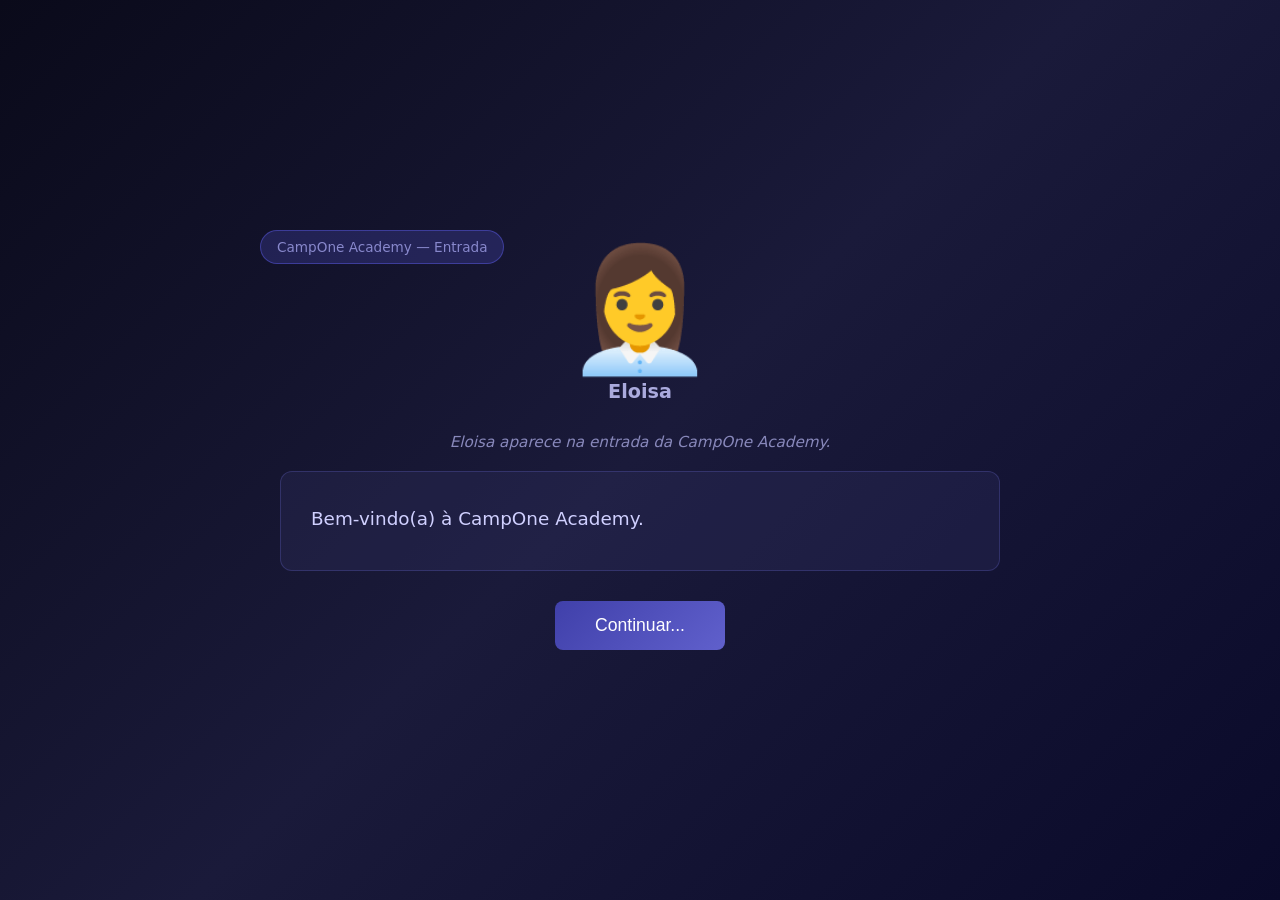
<file: web/frontend/pages/aula-1.html>
<!DOCTYPE html>
<html lang="pt-BR">
<head>
    <meta charset="UTF-8">
    <meta name="viewport" content="width=device-width, initial-scale=1.0">
    <title>CampOne Academy — Aula 1</title>
    <link rel="stylesheet" href="../styles/aula-1-narrativo.css">
</head>
<body>
    <div class="cena-container">
        <div class="local-badge" id="localBadge"></div>
        <div class="personagem-area">
            <div class="personagem-emoji" id="personagemEmoji"></div>
            <div class="personagem-nome" id="personagemNome"></div>
        </div>
        <div class="acao-texto" id="acaoTexto"></div>
        <div class="fala-container">
            <div class="fala-texto" id="falaTexto"></div>
        </div>
        <div class="opcoes-container hidden" id="opcoesContainer"></div>
        <div class="botoes-acao">
            <button class="btn-proximo" id="btnProximo" onclick="proximaCena()">Próximo ▶</button>
        </div>
    </div>
    <script src="../js/aula-1-narrativo.js"></script>
</body>
</html>
</file>
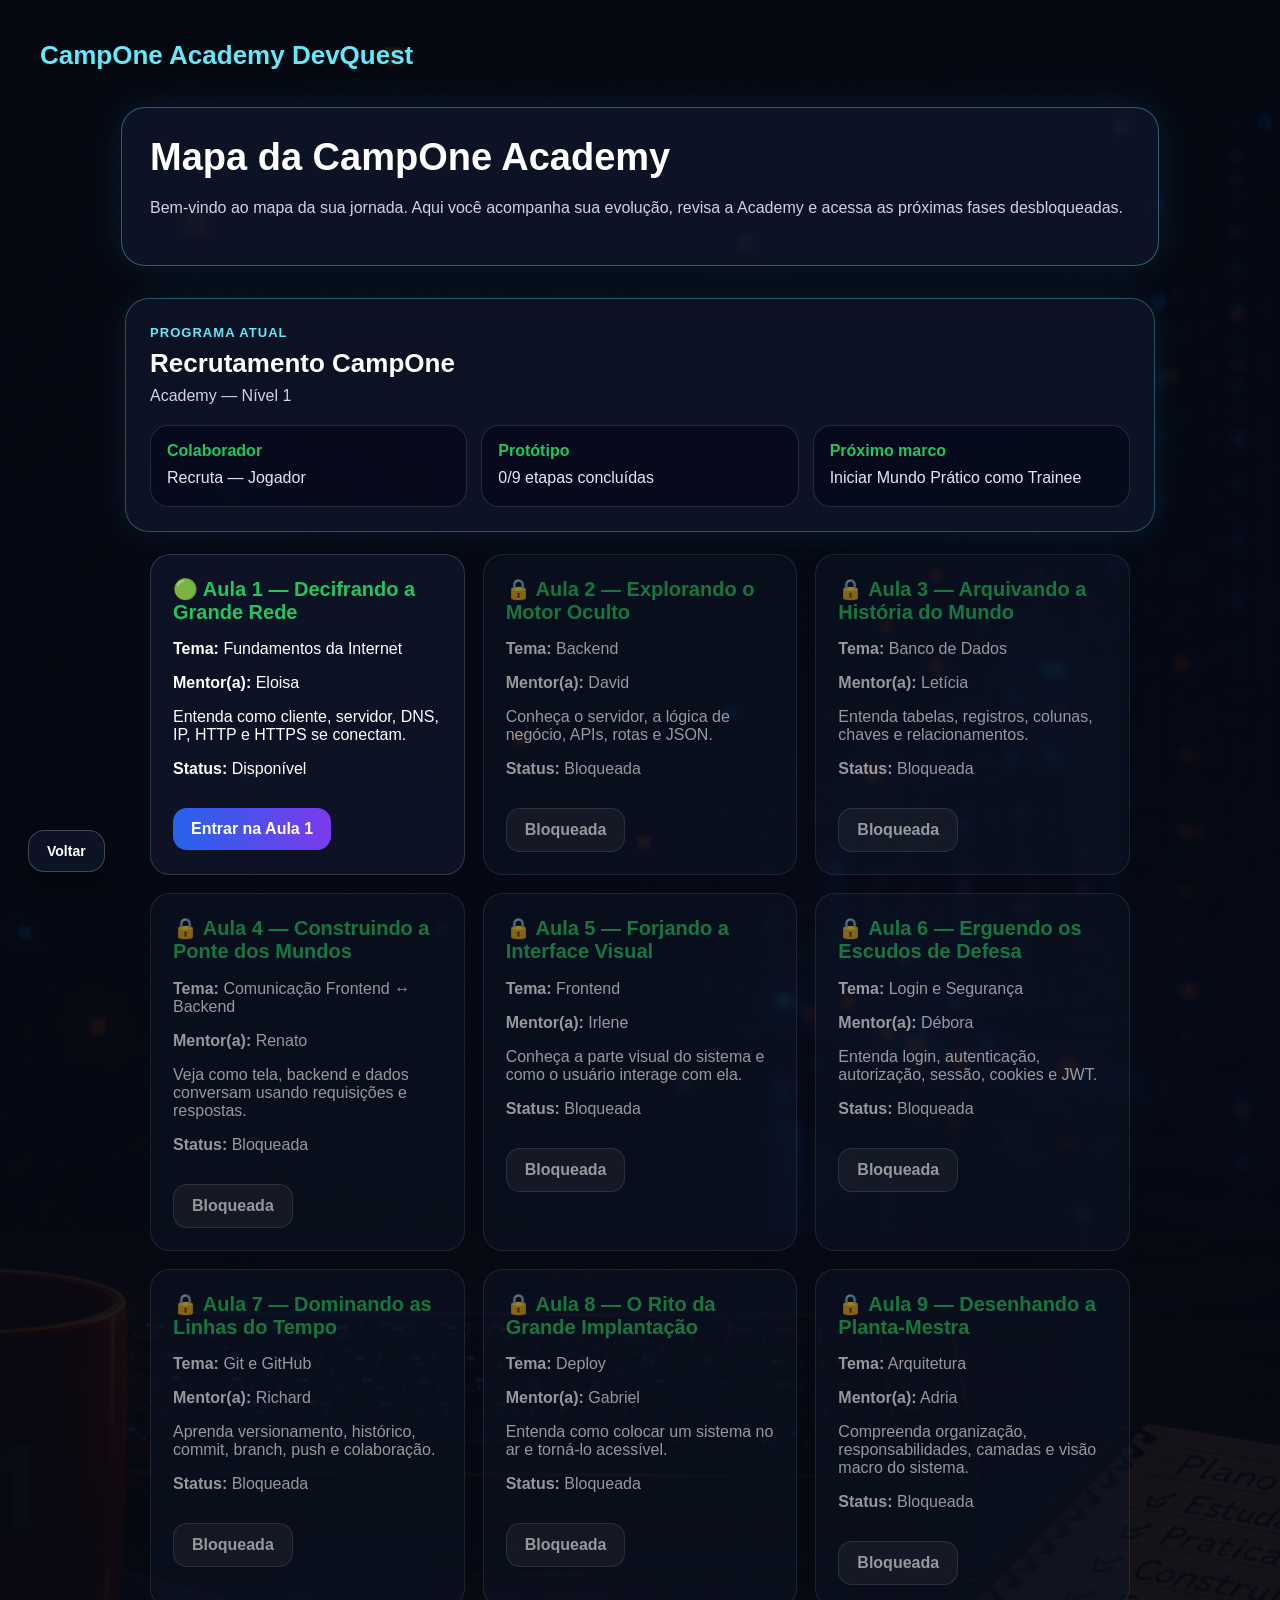
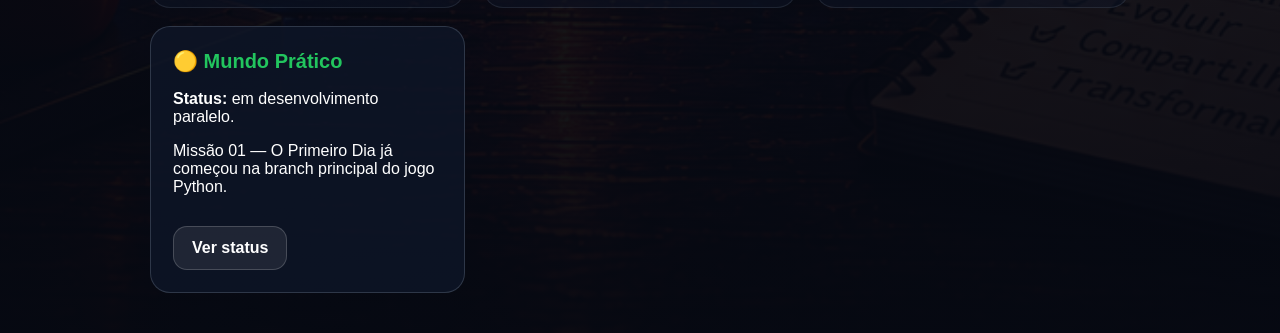
<file: web/frontend/pages/mapa.html>
<!DOCTYPE html>
<html lang="pt-BR">
<head>
    <meta charset="UTF-8">
    <meta name="viewport" content="width=device-width, initial-scale=1.0">
    <title>Mapa da CampOne Academy</title>
    <link rel="stylesheet" href="../styles/mapa.css">
</head>
<body>
    <main class="page">
        <header class="topbar">
            <div class="brand">CampOne Academy DevQuest</div>
            <div class="status" id="playerStatus"></div>
        </header>

        <section class="hero">
            <h1>Mapa da CampOne Academy</h1>
            <p>
                Bem-vindo ao mapa da sua jornada. Aqui você acompanha sua evolução,
                revisa a Academy e acessa as próximas fases desbloqueadas.
            </p>
        </section>

        <section class="progress-panel">
            <div>
                <span class="progress-label">Programa atual</span>
                <h2>Recrutamento CampOne</h2>
                <p>Academy — Nível 1</p>
            </div>

            <div class="progress-grid">
                <div class="progress-item">
                    <strong>Colaborador</strong>
                    <span id="colaboradorAtual">Recruta — Jogador</span>
                </div>

                <div class="progress-item">
                    <strong>Protótipo</strong>
                    <span id="progressoAcademyValor">0/9 etapas concluídas</span>
                </div>

                <div class="progress-item">
                    <strong>Próximo marco</strong>
                    <span>Iniciar Mundo Prático como Trainee</span>
                </div>
            </div>
        </section>

        <section class="grid" id="academyGrid">
            <article class="card">
                <h2>Carregando Academy...</h2>
                <p>Preparando mapa das etapas.</p>
            </article>
        </section>
        <a class="botao-voltar-padrao" href="../index.html">Voltar</a>
    </main>
    <script src="../js/mapa.js"></script>
</body>
</html>
</file>
<file: web/frontend/styles/aula-1-narrativo.css>
* {
    margin: 0;
    padding: 0;
    box-sizing: border-box;
}

body {
    background: linear-gradient(135deg, #0a0a1a 0%, #1a1a3a 50%, #0a0a2a 100%);
    color: #e0e0ff;
    font-family: 'Segoe UI', system-ui, sans-serif;
    min-height: 100vh;
    display: flex;
    justify-content: center;
    align-items: center;
}

.cena-container {
    max-width: 800px;
    width: 90%;
    padding: 40px;
    position: relative;
}

.local-badge {
    position: absolute;
    top: 20px;
    left: 20px;
    background: rgba(100, 100, 255, 0.2);
    border: 1px solid rgba(100, 100, 255, 0.4);
    padding: 8px 16px;
    border-radius: 20px;
    font-size: 0.85rem;
    color: #8888cc;
}

.personagem-area {
    text-align: center;
    margin-bottom: 30px;
}

.personagem-emoji {
    font-size: 120px;
    line-height: 1;
    margin-bottom: 10px;
    animation: float 3s ease-in-out infinite;
}

@keyframes float {
    0%, 100% { transform: translateY(0); }
    50% { transform: translateY(-10px); }
}

.personagem-nome {
    font-size: 1.2rem;
    color: #aaaadd;
    font-weight: 600;
}

.acao-texto {
    text-align: center;
    font-style: italic;
    color: #8888bb;
    margin-bottom: 20px;
    font-size: 0.95rem;
}

.fala-container {
    background: rgba(50, 50, 100, 0.3);
    border: 1px solid rgba(100, 100, 200, 0.3);
    border-radius: 12px;
    padding: 30px;
    margin-bottom: 30px;
    min-height: 100px;
}

.fala-texto {
    font-size: 1.15rem;
    line-height: 1.8;
    color: #d0d0ff;
}

.opcoes-container {
    display: flex;
    flex-direction: column;
    gap: 12px;
    margin-bottom: 30px;
}

.opcao-btn {
    background: rgba(80, 80, 180, 0.2);
    border: 1px solid rgba(100, 100, 200, 0.4);
    border-radius: 8px;
    padding: 16px 20px;
    color: #c0c0ff;
    font-size: 1rem;
    cursor: pointer;
    transition: all 0.3s;
    text-align: left;
}

.opcao-btn:hover {
    background: rgba(100, 100, 200, 0.4);
    border-color: rgba(120, 120, 255, 0.6);
    transform: translateX(5px);
}

.opcao-btn.correta {
    background: rgba(50, 180, 50, 0.2);
    border-color: rgba(50, 180, 50, 0.5);
}

.opcao-btn.errada {
    background: rgba(180, 50, 50, 0.2);
    border-color: rgba(180, 50, 50, 0.5);
}

.botoes-acao {
    text-align: center;
}

.btn-proximo {
    background: linear-gradient(135deg, #4040aa, #6060cc);
    border: none;
    border-radius: 8px;
    padding: 14px 40px;
    color: white;
    font-size: 1.1rem;
    cursor: pointer;
    transition: all 0.3s;
}

.btn-proximo:hover {
    background: linear-gradient(135deg, #5050bb, #7070dd);
    transform: scale(1.05);
}

.hidden {
    display: none;
}

.fade-in {
    animation: fadeIn 0.5s ease-in;
}

@keyframes fadeIn {
    from { opacity: 0; transform: translateY(10px); }
    to { opacity: 1; transform: translateY(0); }
}

.feedback-area {
    padding: 20px;
    background: rgba(60, 60, 120, 0.3);
    border-radius: 8px;
    margin-top: 10px;
}

.feedback-acao {
    color: #aaaacc;
    font-style: italic;
    margin-bottom: 10px;
}

.feedback-fala {
    color: #d0d0ff;
    margin-bottom: 8px;
}

.btn-tentar {
    background: rgba(180, 150, 50, 0.3);
    border: 1px solid rgba(200, 170, 60, 0.5);
    border-radius: 8px;
    padding: 12px 24px;
    color: #ffdd88;
    font-size: 1rem;
    cursor: pointer;
    margin-top: 15px;
    transition: all 0.3s;
}

.btn-tentar:hover {
    background: rgba(200, 170, 60, 0.4);
}
</file>
<file: web/frontend/styles/mapa.css>
body {
            margin: 0;
            font-family: 'Segoe UI', Arial, sans-serif;
            background: #060912;
            color: #ffffff;
        }

        .page {
            min-height: 100vh;
            padding: 40px;
            background:
                linear-gradient(rgba(6, 9, 18, 0.82), rgba(6, 9, 18, 0.96)),
                url('../assets/background.png');
            background-size: cover;
            background-position: center;
        }

        .topbar {
            display: flex;
            justify-content: space-between;
            align-items: center;
            margin-bottom: 36px;
        }

        .brand {
            font-size: 26px;
            font-weight: 800;
            color: #67e8f9;
        }

        .status {
            color: #cbd5e1;
            font-size: 14px;
        }

        .hero {
            max-width: 980px;
            margin: 0 auto 32px auto;
            padding: 28px;
            border: 1px solid rgba(103, 232, 249, 0.35);
            border-radius: 24px;
            background: rgba(15, 23, 42, 0.82);
            box-shadow: 0 0 40px rgba(56, 189, 248, 0.12);
        }

        .hero h1 {
            margin: 0 0 12px 0;
            font-size: 38px;
        }

        .hero p {
            color: #cbd5e1;
            line-height: 1.6;
        }

        .grid {
            max-width: 980px;
            margin: 0 auto;
            display: grid;
            grid-template-columns: repeat(auto-fit, minmax(260px, 1fr));
            gap: 18px;
        }

        .card {
            padding: 22px;
            border: 1px solid rgba(148, 163, 184, 0.25);
            border-radius: 20px;
            background: rgba(15, 23, 42, 0.76);
        }

        .card h2 {
            margin-top: 0;
            color: #22c55e;
            font-size: 20px;
        }

        .locked {
            opacity: 0.58;
        }

        .button {
            display: inline-block;
            margin-top: 14px;
            padding: 12px 18px;
            border-radius: 14px;
            background: linear-gradient(90deg, #2563eb, #7c3aed);
            color: white;
            text-decoration: none;
            font-weight: 700;
        }

        .button.secondary {
            background: rgba(255,255,255,0.08);
            border: 1px solid rgba(255,255,255,0.18);
        }

        .botao-voltar-padrao {
            position: fixed;
            left: 28px;
            bottom: 28px;
            z-index: 20;
            display: inline-flex;
            align-items: center;
            gap: 8px;
            padding: 12px 18px;
            border-radius: 16px;
            color: #ffffff;
            text-decoration: none;
            font-weight: 700;
            font-size: 14px;
            background: rgba(15, 23, 42, 0.82);
            border: 1px solid rgba(255,255,255,0.22);
            box-shadow: 0 14px 30px rgba(0,0,0,0.35);
            backdrop-filter: blur(12px);
        }

        .botao-voltar-padrao:hover {
            background: rgba(37, 99, 235, 0.85);
            border-color: rgba(103, 232, 249, 0.55);
        }


.progress-panel {
    max-width: 980px;
    margin: 0 auto 22px auto;
    padding: 24px;
    border: 1px solid rgba(103, 232, 249, 0.30);
    border-radius: 24px;
    background: rgba(15, 23, 42, 0.78);
    box-shadow: 0 0 35px rgba(56, 189, 248, 0.10);
}

.progress-label {
    display: inline-block;
    color: #67e8f9;
    font-size: 13px;
    font-weight: 800;
    text-transform: uppercase;
    letter-spacing: 0.08em;
    margin-bottom: 8px;
}

.progress-panel h2 {
    margin: 0;
    font-size: 26px;
}

.progress-panel p {
    margin: 8px 0 0;
    color: #cbd5e1;
}

.progress-grid {
    display: grid;
    grid-template-columns: repeat(auto-fit, minmax(210px, 1fr));
    gap: 14px;
    margin-top: 20px;
}

.progress-item {
    padding: 16px;
    border-radius: 18px;
    background: rgba(2, 6, 23, 0.58);
    border: 1px solid rgba(148, 163, 184, 0.20);
}

.progress-item strong {
    display: block;
    color: #22c55e;
    margin-bottom: 6px;
}

.progress-item span {
    color: #e2e8f0;
    line-height: 1.5;
}
</file>
